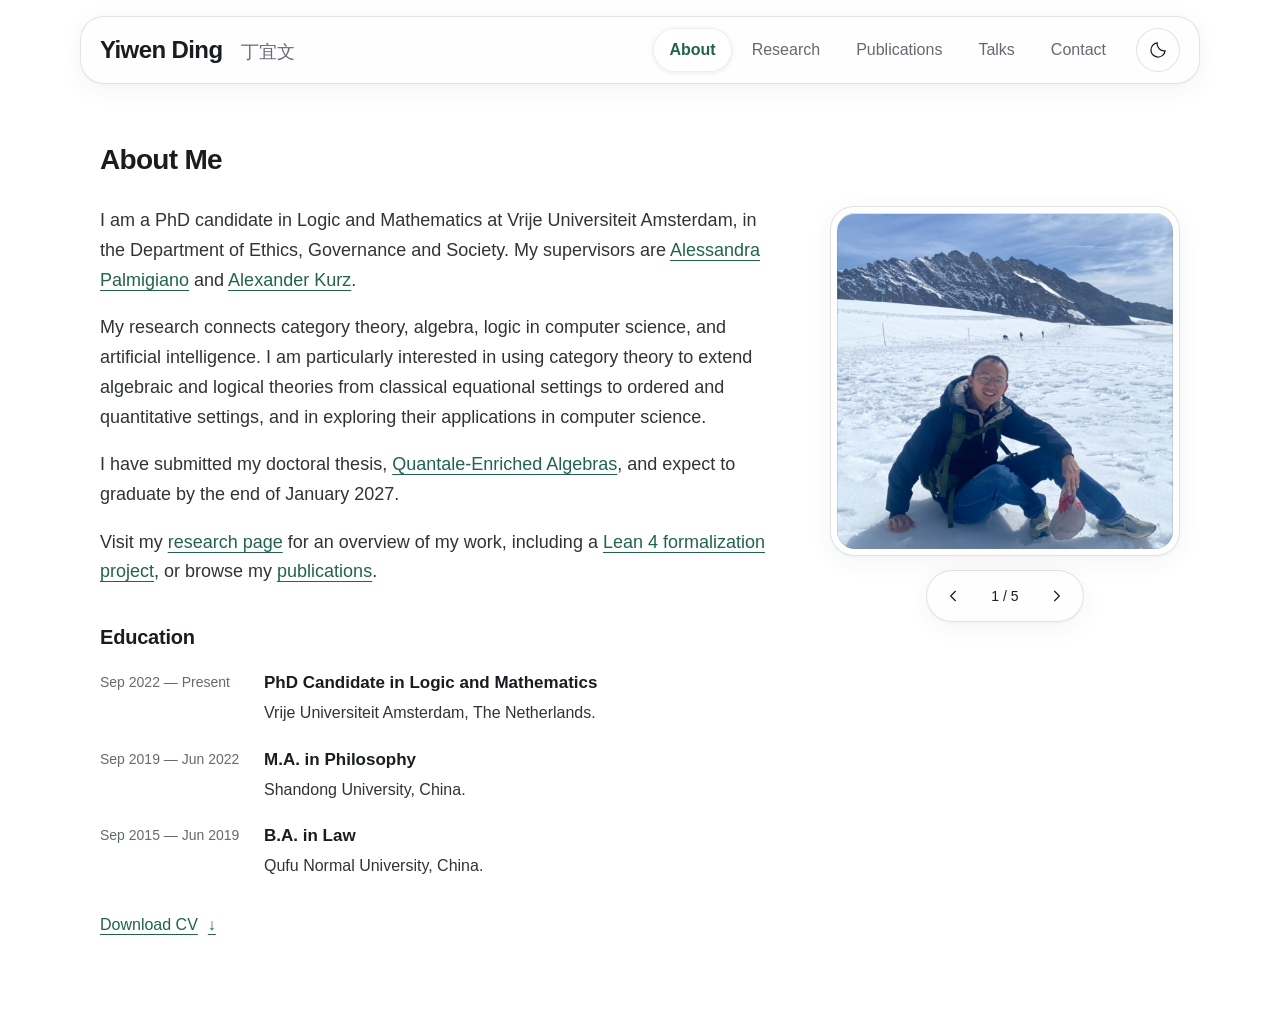
<file: index.html>
<!DOCTYPE html>
<html lang="en">
<head>
  <meta charset="UTF-8">
  <meta name="viewport" content="width=device-width, initial-scale=1.0">
  <meta name="description" content="Yiwen Ding, PhD candidate at Vrije Universiteit Amsterdam. Research in logic, category theory, and theoretical computer science.">
  <meta name="color-scheme" content="light dark">
  <title>Yiwen Ding | Personal Homepage</title>
  <link rel="stylesheet" href="style.css?v=20261103-content-1">
</head>
<body class="light" data-page="about">
  <a class="skip-link" href="#main-content">Skip to content</a>
  <header class="site-header">
    <div class="container header-content">
      <a class="site-name" href="index.html">Yiwen Ding <span lang="zh">丁宜文</span></a>
      <div class="nav-right">
        <nav aria-label="Main navigation">
          <a href="index.html" aria-current="page">About</a>
          <a href="research.html">Research</a>
          <a href="publications.html">Publications</a>
          <a href="talks.html">Talks</a>
          <a href="contact.html">Contact</a>
        </nav>
        <button id="theme-toggle" type="button" aria-label="Switch to dark theme" title="Switch to dark theme" hidden>
          <svg class="icon-moon" viewBox="0 0 24 24" width="20" height="20" fill="none" stroke="currentColor" stroke-width="1.5" aria-hidden="true"><path d="M20.5 13A8.5 8.5 0 0 1 11 3.5 8.5 8.5 0 1 0 20.5 13Z"/></svg>
          <svg class="icon-sun" viewBox="0 0 24 24" width="20" height="20" fill="none" stroke="currentColor" stroke-width="1.5" aria-hidden="true"><circle cx="12" cy="12" r="4"/><path d="M12 2v2m0 16v2M2 12h2m16 0h2M5 5l1.5 1.5m11 11L19 19M5 19l1.5-1.5m11-11L19 5"/></svg>
        </button>
      </div>
    </div>
  </header>
  <main id="main-content" tabindex="-1">
  <section id="about" class="section">
    <div class="container about-grid">
      <div>
        <h1>About Me</h1>
        <p>
          I am a PhD candidate in Logic and Mathematics at Vrije Universiteit Amsterdam, in the Department of Ethics, Governance and Society. My supervisors are <a href="https://research.vu.nl/en/persons/alessandra-palmigiano" target="_blank" rel="noopener noreferrer">Alessandra Palmigiano</a> and <a href="https://alexhkurz.github.io/" target="_blank" rel="noopener noreferrer">Alexander Kurz</a>.
        </p>
        <p>My research connects category theory, algebra, logic in computer science, and artificial intelligence. I am particularly interested in using category theory to extend algebraic and logical theories from classical equational settings to ordered and quantitative settings, and in exploring their applications in computer science.</p>
        <p>I have submitted my doctoral thesis, <a href="research.html#quantale-enriched-algebras">Quantale-Enriched Algebras</a>, and expect to graduate by the end of January 2027.</p>
        <p>Visit my <a href="research.html">research page</a> for an overview of my work, including a <a href="research.html#lean-formalization">Lean 4 formalization project</a>, or browse my <a href="publications.html">publications</a>.</p>
        <h2>Education</h2>
        <ul class="list education-list">
          <li>
            <span class="education-date">Sep 2022 — Present</span>
            <div>
              <strong>PhD Candidate in Logic and Mathematics</strong>
              <span>Vrije Universiteit Amsterdam, The Netherlands.</span>
            </div>
          </li>
          <li>
            <span class="education-date">Sep 2019 — Jun 2022</span>
            <div>
              <strong>M.A. in Philosophy</strong>
              <span>Shandong University, China.</span>
            </div>
          </li>
          <li>
            <span class="education-date">Sep 2015 — Jun 2019</span>
            <div>
              <strong>B.A. in Law</strong>
              <span>Qufu Normal University, China.</span>
            </div>
          </li>
        </ul>
        <a class="cv-btn" href="Yiwen_Ding_CV.pdf" download>Download CV</a>
      </div>

      <figure class="photo-gallery" aria-label="Photos of Yiwen Ding">
        <div class="photo-stage">
        <div class="photo-frame" id="profile-slide">
          <img class="profile-img" src="images/profile.jpg" alt="Yiwen Ding in a snowy mountain landscape" width="510" height="537" decoding="async">
        </div>
        <div class="photo-controls" hidden>
          <button class="photo-arrow" type="button" data-photo-prev aria-label="Previous photo" aria-controls="profile-slide">
            <svg viewBox="0 0 24 24" width="20" height="20" fill="none" stroke="currentColor" stroke-width="1.5" aria-hidden="true"><path d="m14 6-6 6 6 6"/></svg>
          </button>
          <span class="photo-count" aria-live="polite" aria-atomic="true"></span>
          <button class="photo-arrow" type="button" data-photo-next aria-label="Next photo" aria-controls="profile-slide">
            <svg viewBox="0 0 24 24" width="20" height="20" fill="none" stroke="currentColor" stroke-width="1.5" aria-hidden="true"><path d="m10 6 6 6-6 6"/></svg>
          </button>
        </div>
        </div>
        <figcaption class="photo-caption" hidden></figcaption>
      </figure>
    </div>
  </section>
  </main>
  <script src="photos.js?v=20261102-glass-1"></script>
  <script src="script.js?v=20261103-glass-2"></script>
</body>
</html>
</file>
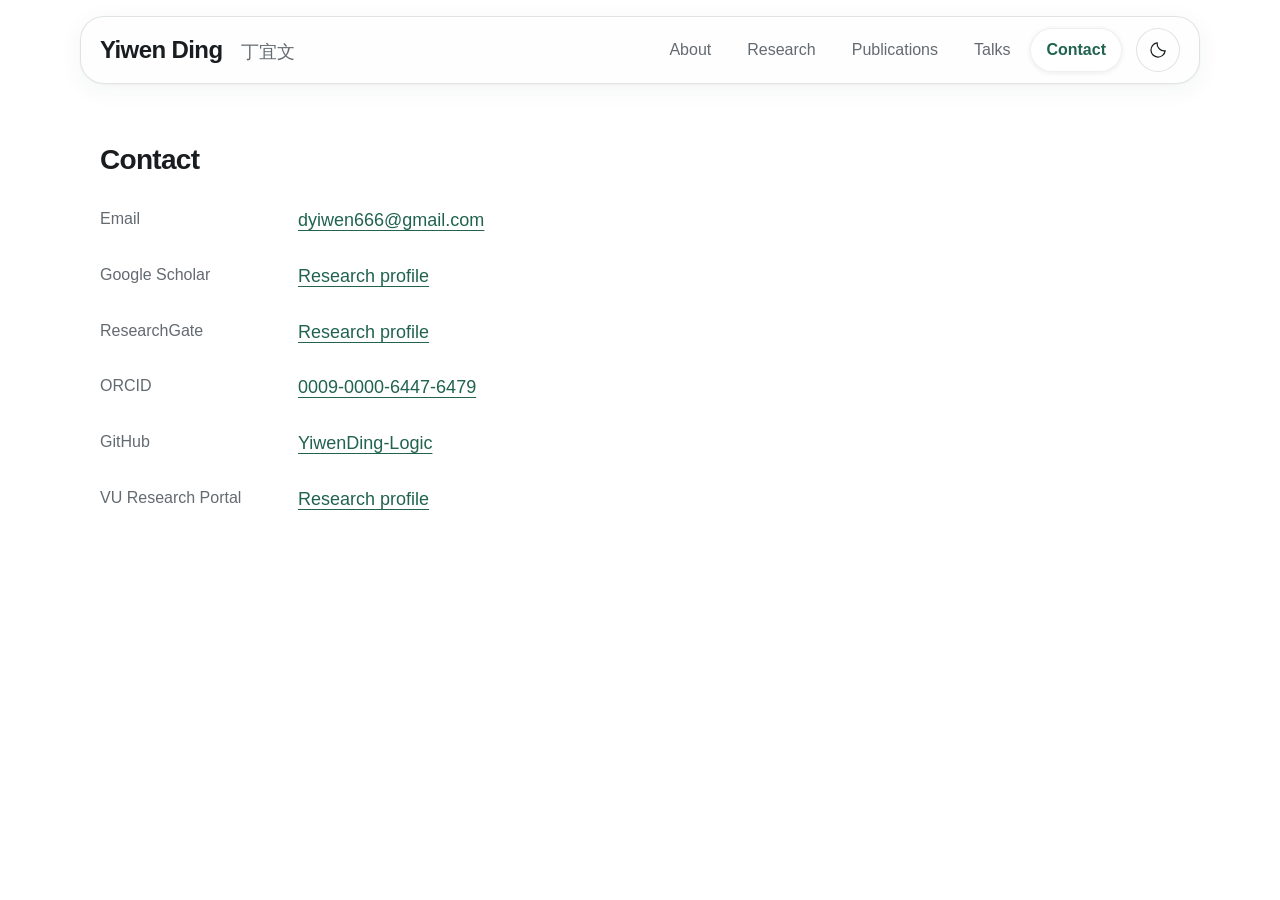
<file: contact.html>
<!DOCTYPE html>
<html lang="en">
<head>
  <meta charset="UTF-8">
  <meta name="viewport" content="width=device-width, initial-scale=1.0">
  <meta name="description" content="Contact Yiwen Ding and find academic research profiles.">
  <meta name="color-scheme" content="light dark">
  <title>Contact | Yiwen Ding</title>
  <link rel="stylesheet" href="style.css?v=20261103-content-1">
</head>
<body class="light" data-page="contact">
  <a class="skip-link" href="#main-content">Skip to content</a>
  <header class="site-header">
    <div class="container header-content">
      <a class="site-name" href="index.html">Yiwen Ding <span lang="zh">丁宜文</span></a>
      <div class="nav-right">
        <nav aria-label="Main navigation">
          <a href="index.html">About</a>
          <a href="research.html">Research</a>
          <a href="publications.html">Publications</a>
          <a href="talks.html">Talks</a>
          <a href="contact.html" aria-current="page">Contact</a>
        </nav>
        <button id="theme-toggle" type="button" aria-label="Switch to dark theme" title="Switch to dark theme" hidden>
          <svg class="icon-moon" viewBox="0 0 24 24" width="20" height="20" fill="none" stroke="currentColor" stroke-width="1.5" aria-hidden="true"><path d="M20.5 13A8.5 8.5 0 0 1 11 3.5 8.5 8.5 0 1 0 20.5 13Z"/></svg>
          <svg class="icon-sun" viewBox="0 0 24 24" width="20" height="20" fill="none" stroke="currentColor" stroke-width="1.5" aria-hidden="true"><circle cx="12" cy="12" r="4"/><path d="M12 2v2m0 16v2M2 12h2m16 0h2M5 5l1.5 1.5m11 11L19 19M5 19l1.5-1.5m11-11L19 5"/></svg>
        </button>
      </div>
    </div>
  </header>
  <main id="main-content" tabindex="-1">
  <section id="contact" class="section">
    <div class="container">
      <h1>Contact</h1>
      <dl class="contact-list">
      <div class="contact-row"><dt>Email</dt><dd><a href="mailto:dyiwen666@gmail.com">dyiwen666@gmail.com</a></dd></div>
      <div class="contact-row"><dt>Google Scholar</dt><dd><a href="https://scholar.google.com/citations?user=UDOWR0MAAAAJ&amp;hl=en">Research profile</a></dd></div>
      <div class="contact-row"><dt>ResearchGate</dt><dd><a href="https://www.researchgate.net/profile/Yiwen-Ding-14" target="_blank" rel="noopener noreferrer">Research profile</a></dd></div>
      <div class="contact-row"><dt>ORCID</dt><dd><a href="https://orcid.org/0009-0000-6447-6479" target="_blank" rel="noopener noreferrer">0009-0000-6447-6479</a></dd></div>
      <div class="contact-row"><dt>GitHub</dt><dd><a href="https://github.com/YiwenDing-Logic" target="_blank" rel="noopener noreferrer">YiwenDing-Logic</a></dd></div>
      <div class="contact-row"><dt>VU Research Portal</dt><dd><a href="https://research.vu.nl/en/persons/yiwen-ding/" target="_blank" rel="noopener noreferrer">Research profile</a></dd></div>
      </dl>
    </div>
  </section>
  </main>
  <script src="script.js?v=20261103-glass-2"></script>
</body>
</html>
</file>
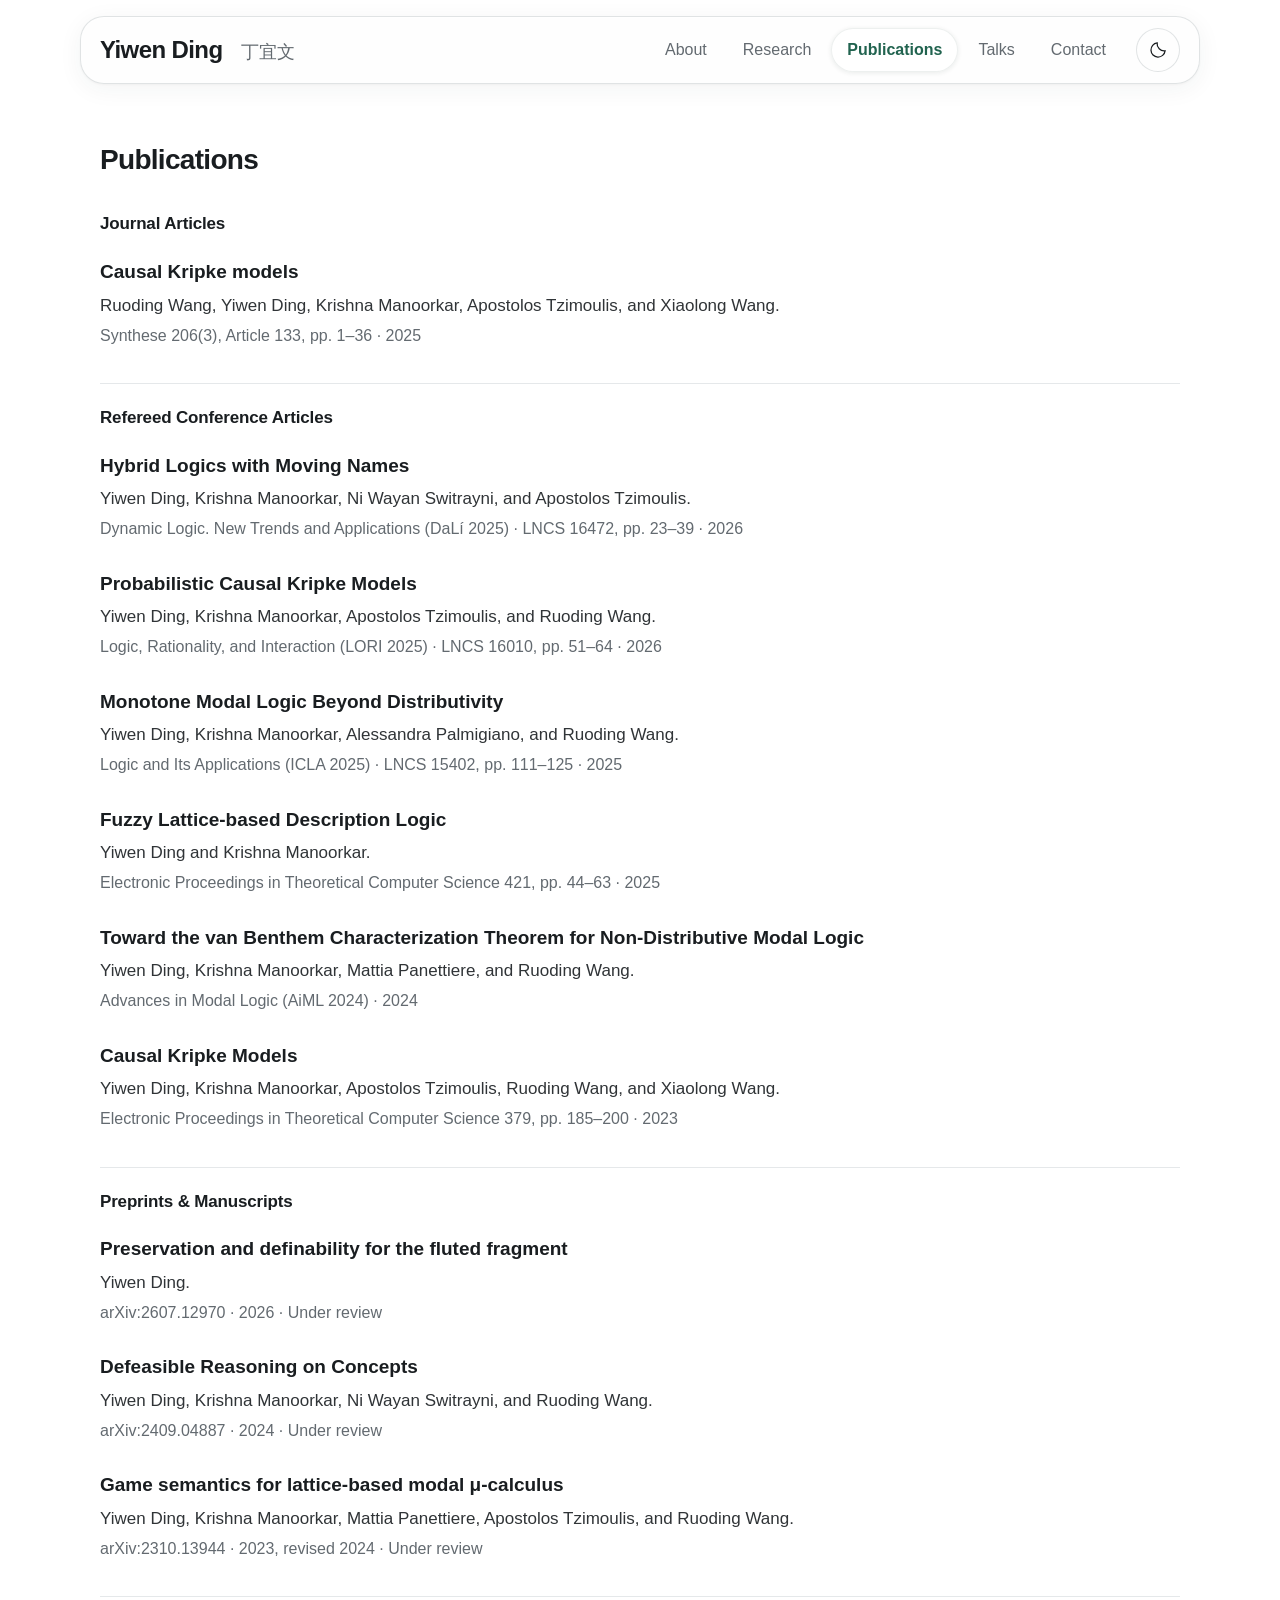
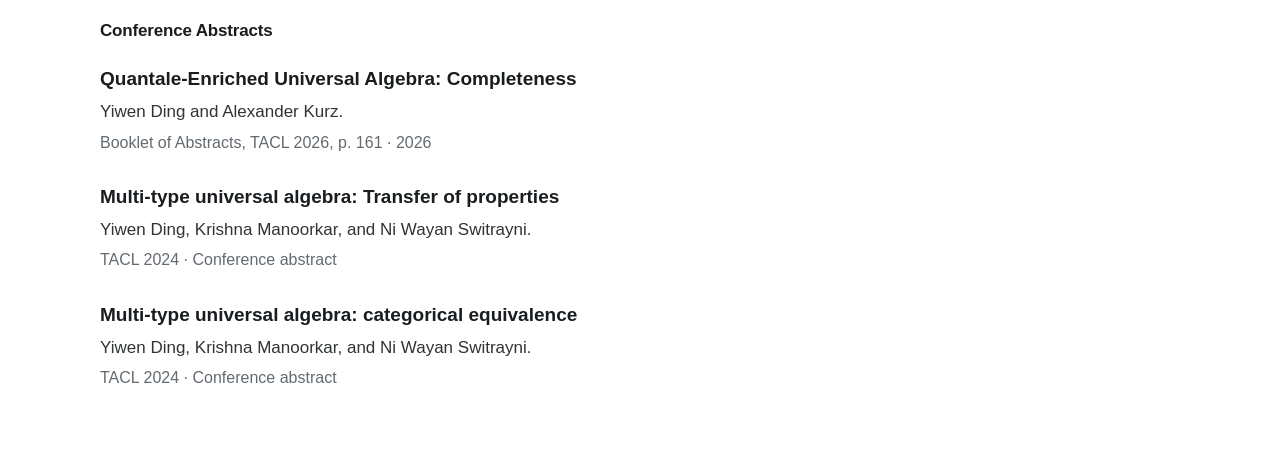
<file: publications.html>
<!DOCTYPE html>
<html lang="en">
<head>
  <meta charset="UTF-8">
  <meta name="viewport" content="width=device-width, initial-scale=1.0">
  <meta name="description" content="Publications, preprints, and conference abstracts by Yiwen Ding.">
  <meta name="color-scheme" content="light dark">
  <title>Publications | Yiwen Ding</title>
  <link rel="stylesheet" href="style.css?v=20261103-content-1">
</head>
<body class="light" data-page="publications">
  <a class="skip-link" href="#main-content">Skip to content</a>
  <header class="site-header">
    <div class="container header-content">
      <a class="site-name" href="index.html">Yiwen Ding <span lang="zh">丁宜文</span></a>
      <div class="nav-right">
        <nav aria-label="Main navigation">
          <a href="index.html">About</a>
          <a href="research.html">Research</a>
          <a href="publications.html" aria-current="page">Publications</a>
          <a href="talks.html">Talks</a>
          <a href="contact.html">Contact</a>
        </nav>
        <button id="theme-toggle" type="button" aria-label="Switch to dark theme" title="Switch to dark theme" hidden>
          <svg class="icon-moon" viewBox="0 0 24 24" width="20" height="20" fill="none" stroke="currentColor" stroke-width="1.5" aria-hidden="true"><path d="M20.5 13A8.5 8.5 0 0 1 11 3.5 8.5 8.5 0 1 0 20.5 13Z"/></svg>
          <svg class="icon-sun" viewBox="0 0 24 24" width="20" height="20" fill="none" stroke="currentColor" stroke-width="1.5" aria-hidden="true"><circle cx="12" cy="12" r="4"/><path d="M12 2v2m0 16v2M2 12h2m16 0h2M5 5l1.5 1.5m11 11L19 19M5 19l1.5-1.5m11-11L19 5"/></svg>
        </button>
      </div>
    </div>
  </header>
  <main id="main-content" tabindex="-1">
  <section id="publications" class="section">
    <div class="container">
      <h1>Publications</h1>
      <h2>Journal Articles</h2>
      <ul class="list">
        <li>
          <strong><a target="_blank" rel="noopener noreferrer" href="https://doi.org/10.1007/s11229-025-05223-z">Causal Kripke models</a></strong>
          <p class="publication-authors">Ruoding Wang, Yiwen Ding, Krishna Manoorkar, Apostolos Tzimoulis, and Xiaolong Wang.</p>
          <p class="publication-venue"><em>Synthese 206(3), Article 133, pp. 1–36 · 2025</em></p>
        </li>
      </ul>

      <h2>Refereed Conference Articles</h2>
      <ul id="publication-list" class="list">
        <li>
          <strong><a target="_blank" rel="noopener noreferrer" href="https://doi.org/10.1007/978-3-032-22626-6_2">Hybrid Logics with Moving Names</a></strong>
          <p class="publication-authors">Yiwen Ding, Krishna Manoorkar, Ni Wayan Switrayni, and Apostolos Tzimoulis.</p>
          <p class="publication-venue"><em>Dynamic Logic. New Trends and Applications (DaLí 2025) · LNCS 16472, pp. 23–39 · 2026</em></p>
        </li>
        <li>
          <strong><a target="_blank" rel="noopener noreferrer" href="https://doi.org/10.1007/978-981-95-2481-5_4">Probabilistic Causal Kripke Models</a></strong>
          <p class="publication-authors">Yiwen Ding, Krishna Manoorkar, Apostolos Tzimoulis, and Ruoding Wang.</p>
          <p class="publication-venue"><em>Logic, Rationality, and Interaction (LORI 2025) · LNCS 16010, pp. 51–64 · 2026</em></p>
        </li>
        <li>
          <strong><a target="_blank" rel="noopener noreferrer" href="https://doi.org/10.1007/978-3-031-89610-1_8">Monotone Modal Logic Beyond Distributivity</a></strong>
          <p class="publication-authors">Yiwen Ding, Krishna Manoorkar, Alessandra Palmigiano, and Ruoding Wang.</p>
          <p class="publication-venue"><em>Logic and Its Applications (ICLA 2025) · LNCS 15402, pp. 111–125 · 2025</em></p>
        </li>
        <li>
          <strong><a target="_blank" rel="noopener noreferrer" href="https://doi.org/10.4204/EPTCS.421.3">Fuzzy Lattice-based Description Logic</a></strong>
          <p class="publication-authors">Yiwen Ding and Krishna Manoorkar.</p>
          <p class="publication-venue"><em>Electronic Proceedings in Theoretical Computer Science 421, pp. 44–63 · 2025</em></p>
        </li>
        <li>
          <strong><a target="_blank" rel="noopener noreferrer" href="https://arxiv.org/abs/2404.05574">Toward the van Benthem Characterization Theorem for Non-Distributive Modal Logic</a></strong>
          <p class="publication-authors">Yiwen Ding, Krishna Manoorkar, Mattia Panettiere, and Ruoding Wang.</p>
          <p class="publication-venue"><em>Advances in Modal Logic (AiML 2024) · 2024</em></p>
        </li>
        <li>
          <strong><a target="_blank" rel="noopener noreferrer" href="https://doi.org/10.4204/EPTCS.379.16">Causal Kripke Models</a></strong>
          <p class="publication-authors">Yiwen Ding, Krishna Manoorkar, Apostolos Tzimoulis, Ruoding Wang, and Xiaolong Wang.</p>
          <p class="publication-venue"><em>Electronic Proceedings in Theoretical Computer Science 379, pp. 185–200 · 2023</em></p>
        </li>
      </ul>

      <h2>Preprints &amp; Manuscripts</h2>
      <ul class="list">
        <li>
          <strong><a target="_blank" rel="noopener noreferrer" href="https://arxiv.org/abs/2607.12970">Preservation and definability for the fluted fragment</a></strong>
          <p class="publication-authors">Yiwen Ding.</p>
          <p class="publication-venue"><em>arXiv:2607.12970 · 2026 · Under review</em></p>
        </li>
        <li>
          <strong><a target="_blank" rel="noopener noreferrer" href="https://arxiv.org/abs/2409.04887">Defeasible Reasoning on Concepts</a></strong>
          <p class="publication-authors">Yiwen Ding, Krishna Manoorkar, Ni Wayan Switrayni, and Ruoding Wang.</p>
          <p class="publication-venue"><em>arXiv:2409.04887 · 2024 · Under review</em></p>
        </li>
        <li>
          <strong><a target="_blank" rel="noopener noreferrer" href="https://arxiv.org/abs/2310.13944">Game semantics for lattice-based modal μ-calculus</a></strong>
          <p class="publication-authors">Yiwen Ding, Krishna Manoorkar, Mattia Panettiere, Apostolos Tzimoulis, and Ruoding Wang.</p>
          <p class="publication-venue"><em>arXiv:2310.13944 · 2023, revised 2024 · Under review</em></p>
        </li>
      </ul>

      <h2>Conference Abstracts</h2>
      <ul class="list">
        <li>
          <strong><a target="_blank" rel="noopener noreferrer" href="https://iris.unipa.it/retrieve/c1d30036-c6f7-4315-8974-d4cc712c6552/TACL%202026%20-%20Booklet%20of%20Abstracts.pdf#page=176">Quantale-Enriched Universal Algebra: Completeness</a></strong>
          <p class="publication-authors">Yiwen Ding and Alexander Kurz.</p>
          <p class="publication-venue"><em>Booklet of Abstracts, TACL 2026, p. 161 · 2026</em></p>
        </li>
        <li>
          <strong><a target="_blank" rel="noopener noreferrer" href="https://iiia.csic.es/tacl2024/abstracts/conference/contributed/TACL_2024_paper_72.pdf">Multi-type universal algebra: Transfer of properties</a></strong>
          <p class="publication-authors">Yiwen Ding, Krishna Manoorkar, and Ni Wayan Switrayni.</p>
          <p class="publication-venue"><em>TACL 2024 · Conference abstract</em></p>
        </li>
        <li>
          <strong><a target="_blank" rel="noopener noreferrer" href="https://iiia.csic.es/tacl2024/abstracts/conference/contributed/TACL_2024_paper_75.pdf">Multi-type universal algebra: categorical equivalence</a></strong>
          <p class="publication-authors">Yiwen Ding, Krishna Manoorkar, and Ni Wayan Switrayni.</p>
          <p class="publication-venue"><em>TACL 2024 · Conference abstract</em></p>
        </li>
      </ul>
    </div>
  </section>
  </main>
  <script src="script.js?v=20261103-glass-2"></script>
</body>
</html>
</file>
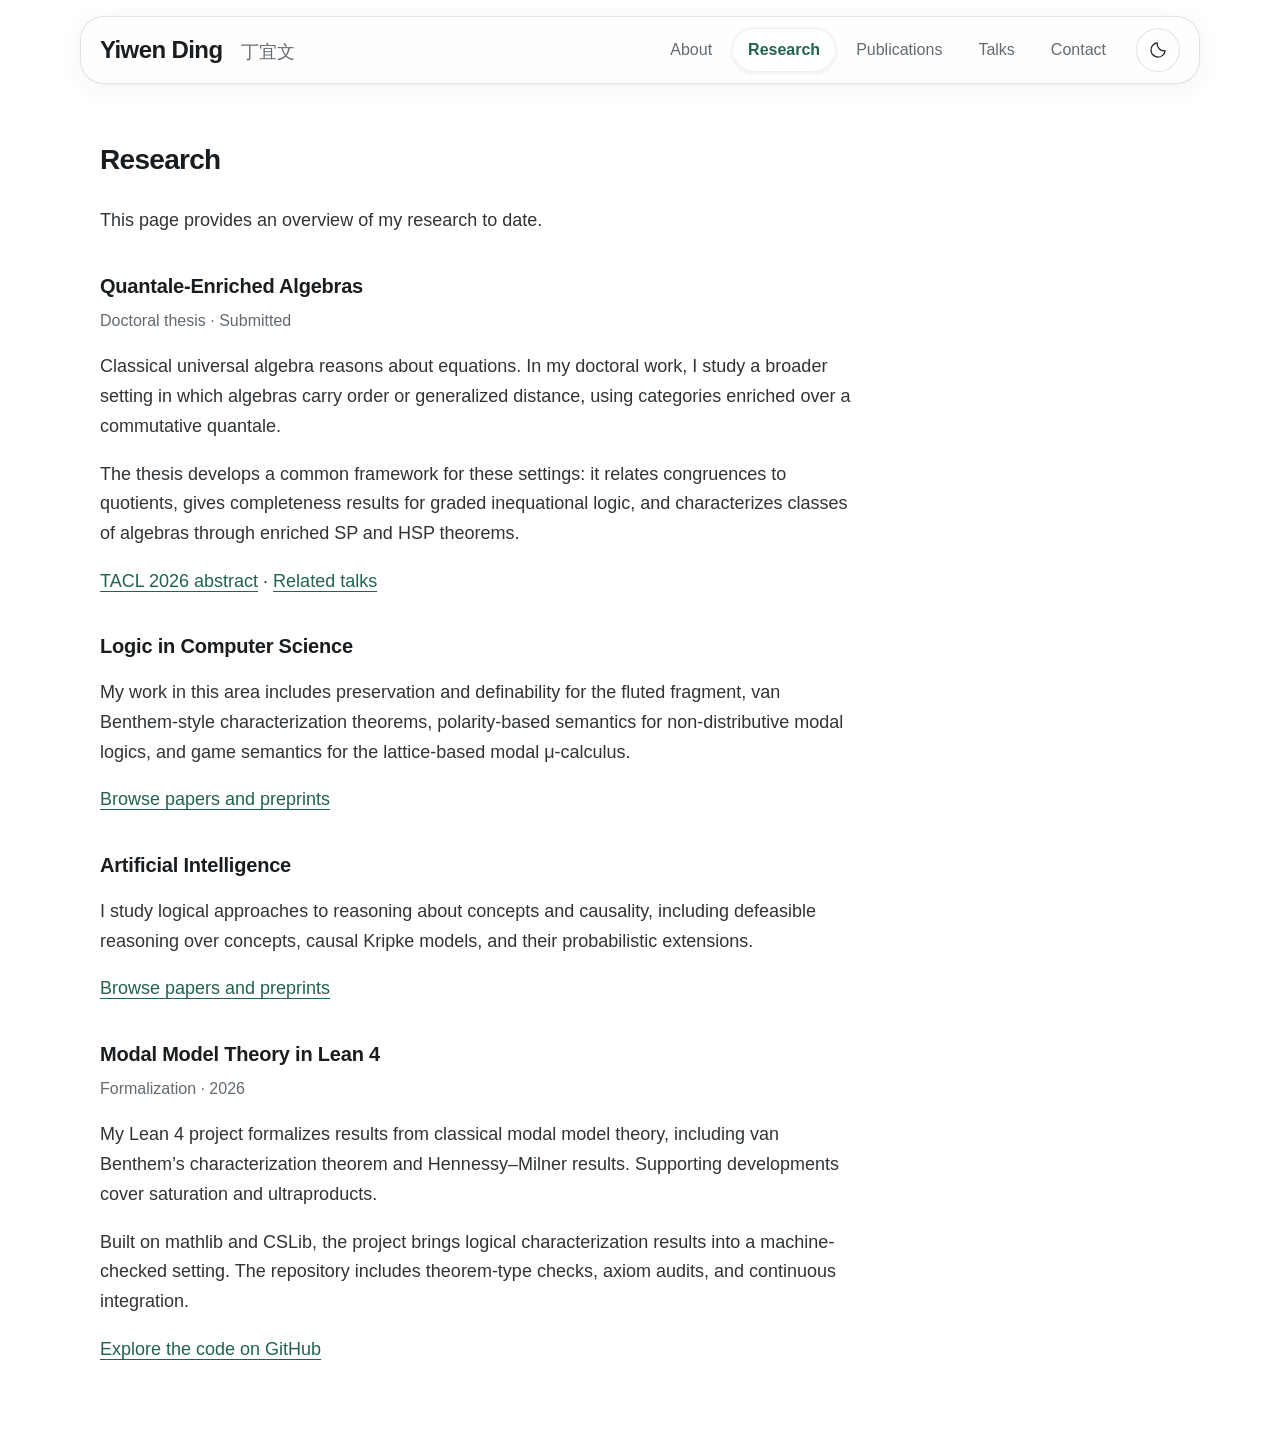
<file: research.html>
<!DOCTYPE html>
<html lang="en">
<head>
  <meta charset="UTF-8">
  <meta name="viewport" content="width=device-width, initial-scale=1.0">
  <meta name="description" content="Research by Yiwen Ding: quantale-enriched algebra, logic, and formalization of modal model theory in Lean 4.">
  <meta name="color-scheme" content="light dark">
  <title>Research | Yiwen Ding</title>
  <link rel="stylesheet" href="style.css?v=20261103-content-1">
</head>
<body class="light" data-page="research">
  <a class="skip-link" href="#main-content">Skip to content</a>
  <header class="site-header">
    <div class="container header-content">
      <a class="site-name" href="index.html">Yiwen Ding <span lang="zh">丁宜文</span></a>
      <div class="nav-right">
        <nav aria-label="Main navigation">
          <a href="index.html">About</a>
          <a href="research.html" aria-current="page">Research</a>
          <a href="publications.html">Publications</a>
          <a href="talks.html">Talks</a>
          <a href="contact.html">Contact</a>
        </nav>
        <button id="theme-toggle" type="button" aria-label="Switch to dark theme" title="Switch to dark theme" hidden>
          <svg class="icon-moon" viewBox="0 0 24 24" width="20" height="20" fill="none" stroke="currentColor" stroke-width="1.5" aria-hidden="true"><path d="M20.5 13A8.5 8.5 0 0 1 11 3.5 8.5 8.5 0 1 0 20.5 13Z"/></svg>
          <svg class="icon-sun" viewBox="0 0 24 24" width="20" height="20" fill="none" stroke="currentColor" stroke-width="1.5" aria-hidden="true"><circle cx="12" cy="12" r="4"/><path d="M12 2v2m0 16v2M2 12h2m16 0h2M5 5l1.5 1.5m11 11L19 19M5 19l1.5-1.5m11-11L19 5"/></svg>
        </button>
      </div>
    </div>
  </header>
  <main id="main-content" tabindex="-1">
  <section id="research" class="section">
    <div class="container">
      <h1>Research</h1>
      <div class="research-content">
        <p>This page provides an overview of my research to date.</p>

        <section aria-labelledby="quantale-enriched-algebras">
          <h2 id="quantale-enriched-algebras">Quantale-Enriched Algebras</h2>
          <p class="research-note">Doctoral thesis · Submitted</p>
          <p>Classical universal algebra reasons about equations. In my doctoral work, I study a broader setting in which algebras carry order or generalized distance, using categories enriched over a commutative quantale.</p>
          <p>The thesis develops a common framework for these settings: it relates congruences to quotients, gives completeness results for graded inequational logic, and characterizes classes of algebras through enriched SP and HSP theorems.</p>
          <p><a href="https://iris.unipa.it/retrieve/c1d30036-c6f7-4315-8974-d4cc712c6552/TACL%202026%20-%20Booklet%20of%20Abstracts.pdf#page=176" target="_blank" rel="noopener noreferrer">TACL 2026 abstract</a> · <a href="talks.html#talks-2026">Related talks</a></p>
        </section>

        <section aria-labelledby="logic-in-computer-science">
          <h2 id="logic-in-computer-science">Logic in Computer Science</h2>
          <p>My work in this area includes preservation and definability for the fluted fragment, van Benthem-style characterization theorems, polarity-based semantics for non-distributive modal logics, and game semantics for the lattice-based modal μ-calculus.</p>
          <p><a href="publications.html">Browse papers and preprints</a></p>
        </section>

        <section aria-labelledby="artificial-intelligence">
          <h2 id="artificial-intelligence">Artificial Intelligence</h2>
          <p>I study logical approaches to reasoning about concepts and causality, including defeasible reasoning over concepts, causal Kripke models, and their probabilistic extensions.</p>
          <p><a href="publications.html">Browse papers and preprints</a></p>
        </section>

        <section aria-labelledby="lean-formalization">
          <h2 id="lean-formalization">Modal Model Theory in Lean 4</h2>
          <p class="research-note">Formalization · 2026</p>
          <p>My Lean 4 project formalizes results from classical modal model theory, including van Benthem’s characterization theorem and Hennessy–Milner results. Supporting developments cover saturation and ultraproducts.</p>
          <p>Built on mathlib and CSLib, the project brings logical characterization results into a machine-checked setting. The repository includes theorem-type checks, axiom audits, and continuous integration.</p>
          <p><a href="https://github.com/YiwenDing-Logic/modal-characterization-in-lean4" target="_blank" rel="noopener noreferrer">Explore the code on GitHub</a></p>
        </section>

      </div>
    </div>
  </section>
  </main>
  <script src="script.js?v=20261103-glass-2"></script>
</body>
</html>
</file>
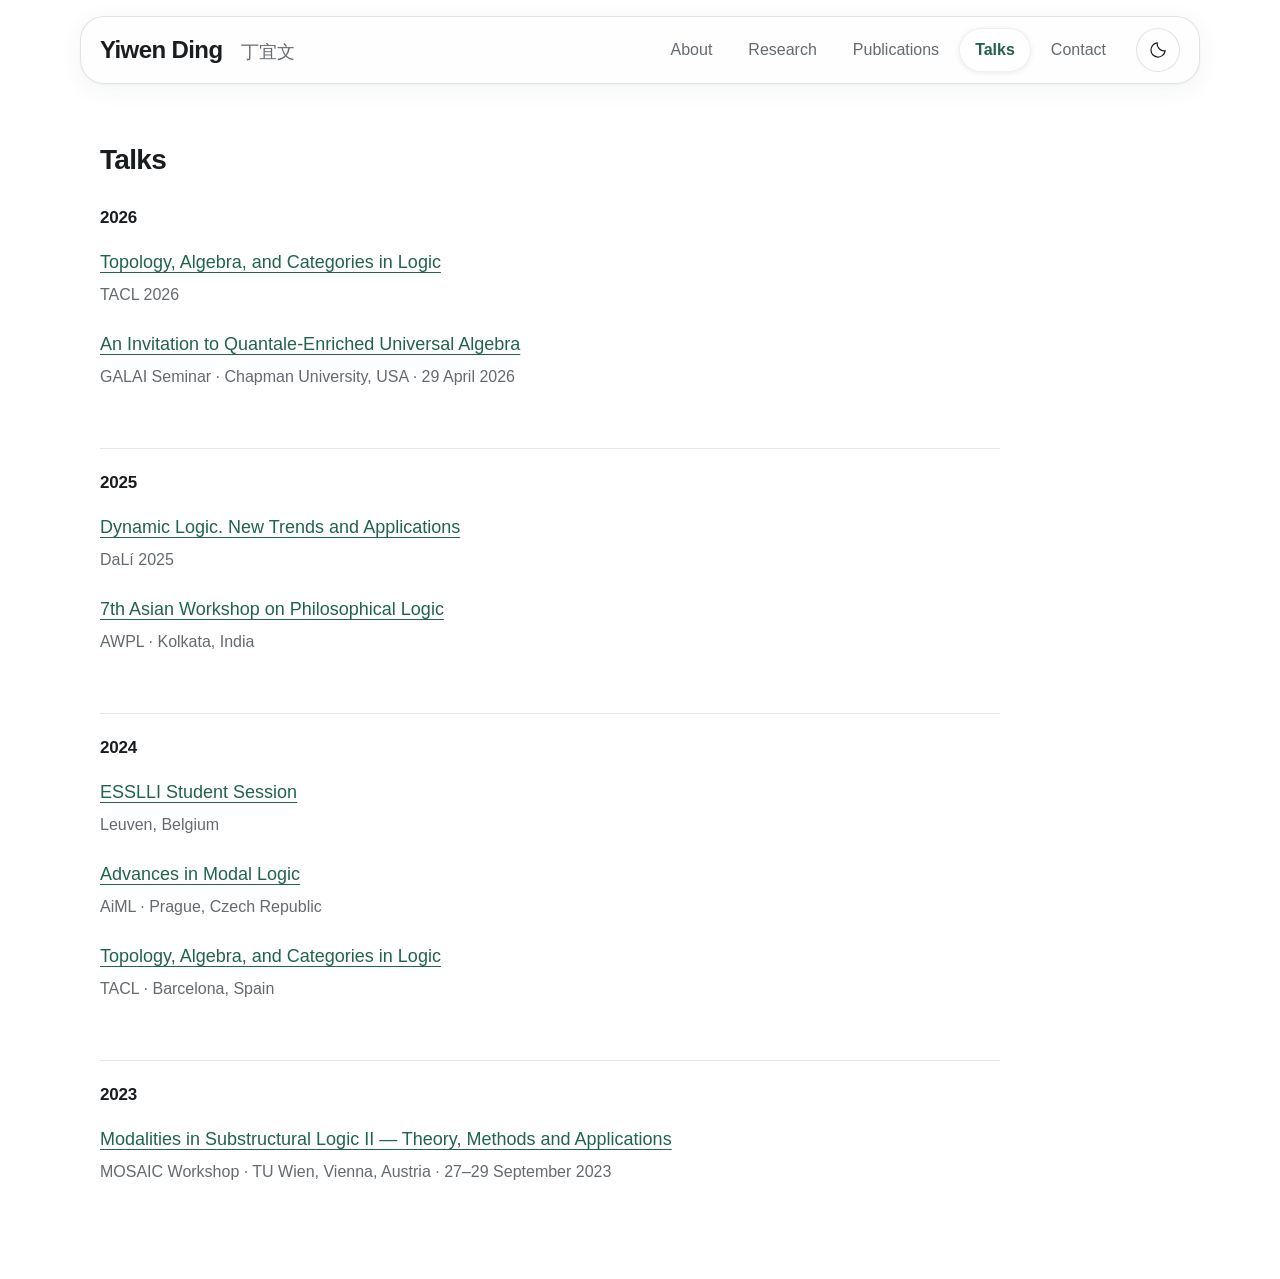
<file: talks.html>
<!DOCTYPE html>
<html lang="en">
<head>
  <meta charset="UTF-8">
  <meta name="viewport" content="width=device-width, initial-scale=1.0">
  <meta name="description" content="Talks and conference presentations by Yiwen Ding.">
  <meta name="color-scheme" content="light dark">
  <title>Talks | Yiwen Ding</title>
  <link rel="stylesheet" href="style.css?v=20261103-content-1">
</head>
<body class="light" data-page="talks">
  <a class="skip-link" href="#main-content">Skip to content</a>
  <header class="site-header">
    <div class="container header-content">
      <a class="site-name" href="index.html">Yiwen Ding <span lang="zh">丁宜文</span></a>
      <div class="nav-right">
        <nav aria-label="Main navigation">
          <a href="index.html">About</a>
          <a href="research.html">Research</a>
          <a href="publications.html">Publications</a>
          <a href="talks.html" aria-current="page">Talks</a>
          <a href="contact.html">Contact</a>
        </nav>
        <button id="theme-toggle" type="button" aria-label="Switch to dark theme" title="Switch to dark theme" hidden>
          <svg class="icon-moon" viewBox="0 0 24 24" width="20" height="20" fill="none" stroke="currentColor" stroke-width="1.5" aria-hidden="true"><path d="M20.5 13A8.5 8.5 0 0 1 11 3.5 8.5 8.5 0 1 0 20.5 13Z"/></svg>
          <svg class="icon-sun" viewBox="0 0 24 24" width="20" height="20" fill="none" stroke="currentColor" stroke-width="1.5" aria-hidden="true"><circle cx="12" cy="12" r="4"/><path d="M12 2v2m0 16v2M2 12h2m16 0h2M5 5l1.5 1.5m11 11L19 19M5 19l1.5-1.5m11-11L19 5"/></svg>
        </button>
      </div>
    </div>
  </header>
  <main id="main-content" tabindex="-1">
  <section id="talks" class="section">
    <div class="container">
      <h1>Talks</h1>
      <div id="talk-list">
        <h2 id="talks-2026">2026</h2>
        <ul class="list">
          <li>
            <a href="https://iphils.uj.edu.pl/tacl/" target="_blank" rel="noopener noreferrer">Topology, Algebra, and Categories in Logic</a>
            <p class="talk-detail">TACL 2026</p>
          </li>
          <li>
            <a href="https://sites.google.com/chapman.edu/galai/previous-semesters/spring-2026" target="_blank" rel="noopener noreferrer">An Invitation to Quantale-Enriched Universal Algebra</a>
            <p class="talk-detail">GALAI Seminar · Chapman University, USA · 29 April 2026</p>
          </li>
        </ul>
        <h2>2025</h2>
        <ul class="list">
          <li>
            <a href="https://zxxy.snnu.edu.cn/info/1108/15205.htm" target="_blank" rel="noopener noreferrer">Dynamic Logic. New Trends and Applications</a>
            <p class="talk-detail">DaLí 2025</p>
          </li>
          <li>
            <a href="https://sites.google.com/view/awpl2025/" target="_blank" rel="noopener noreferrer">7th Asian Workshop on Philosophical Logic</a>
            <p class="talk-detail">AWPL · Kolkata, India</p>
          </li>
        </ul>
        <h2>2024</h2>
        <ul class="list">
          <li>
            <a href="https://2024.esslli.eu/placeholder-programme/student-session.html" target="_blank" rel="noopener noreferrer">ESSLLI Student Session</a>
            <p class="talk-detail">Leuven, Belgium</p>
          </li>
          <li>
            <a href="https://www.cs.cas.cz/aiml2024/" target="_blank" rel="noopener noreferrer">Advances in Modal Logic</a>
            <p class="talk-detail">AiML · Prague, Czech Republic</p>
          </li>
          <li>
            <a href="https://www.iiia.csic.es/tacl2024/index.html" target="_blank" rel="noopener noreferrer">Topology, Algebra, and Categories in Logic</a>
            <p class="talk-detail">TACL · Barcelona, Spain</p>
          </li>
        </ul>
        <h2>2023</h2>
        <ul class="list">
          <li>
            <a href="https://sites.google.com/view/mosaic2023/" target="_blank" rel="noopener noreferrer">Modalities in Substructural Logic II — Theory, Methods and Applications</a>
            <p class="talk-detail">MOSAIC Workshop · TU Wien, Vienna, Austria · 27–29 September 2023</p>
          </li>
        </ul>
      </div>
    </div>
  </section>
  </main>
  <script src="script.js?v=20261103-glass-2"></script>
</body>
</html>
</file>
<file: style.css>
/* Shared academic layout; glass is reserved for navigation and controls. */
body.light {
  color-scheme: light;
  --bg: #ffffff;
  --text: #303437;
  --title: #191d20;
  --muted: #636a70;
  --link: #21634f;
  --link-hover: #134b3a;
  --border: #e5e8ea;
  --surface: #f3f5f5;
  --glass-solid: #f5f7f7;
  --glass-fill: rgba(248, 250, 250, .24);
  --glass-edge: rgba(117, 131, 138, .22);
  --glass-highlight: rgba(255, 255, 255, .95);
  --glass-shadow: 0 5px 24px rgba(33, 46, 52, .055), 0 1px 3px rgba(33, 46, 52, .04);
  --active: rgba(255, 255, 255, .5);
  --active-shadow: 0 1px 5px rgba(25, 43, 34, .09), inset 0 0 0 1px rgba(30, 66, 50, .08);
}

body.dark {
  color-scheme: dark;
  --bg: #171a1c;
  --text: #dce0e2;
  --title: #f1f3f4;
  --muted: #a9b0b5;
  --link: #9bd4bb;
  --link-hover: #c3ead8;
  --border: #343a3f;
  --surface: #272d31;
  --glass-solid: #272d31;
  --glass-fill: rgba(36, 42, 46, .3);
  --glass-edge: rgba(203, 216, 224, .16);
  --glass-highlight: rgba(255, 255, 255, .13);
  --glass-shadow: 0 5px 24px rgba(0, 0, 0, .18), 0 1px 3px rgba(0, 0, 0, .12);
  --active: rgba(255, 255, 255, .08);
  --active-shadow: 0 1px 4px rgba(0, 0, 0, .1), inset 0 0 0 1px rgba(255, 255, 255, .08);
}

* { box-sizing: border-box; }
[hidden] { display: none !important; }
html { scroll-padding-top: 124px; }
body {
  margin: 0;
  min-height: 100vh;
  min-height: 100svh;
  display: flex;
  flex-direction: column;
  font-family: -apple-system, BlinkMacSystemFont, "Helvetica Neue", Arial, "PingFang SC", sans-serif;
  font-size: 18px;
  line-height: 1.65;
  background: var(--bg);
  color: var(--text);
  -webkit-font-smoothing: antialiased;
}
main { flex: 1; }
a { color: var(--link); text-underline-offset: 4px; text-decoration-thickness: 1px; }
a:hover { color: var(--link-hover); }
button { font: inherit; }
button, a { -webkit-tap-highlight-color: transparent; }
:focus-visible { outline: 2px solid var(--link); outline-offset: 4px; }
.container { width: calc(100% - 80px); max-width: 1080px; margin-inline: auto; }
.skip-link {
  position: fixed;
  top: 8px;
  left: 16px;
  z-index: 30;
  padding: 8px 16px;
  background: var(--bg);
  transform: translateY(-160%);
}
.skip-link:focus { transform: none; }

/* A lightly tinted glass surface lets scrolling content show through. */
.site-header { position: sticky; top: 0; z-index: 20; padding: 28px 0; }
.header-content, .nav-right, nav { display: flex; align-items: center; }
.header-content { position: relative; isolation: isolate; min-height: 44px; justify-content: space-between; gap: 24px; }
.header-content::before {
  content: "";
  position: absolute;
  z-index: -1;
  inset: -12px -20px;
  border: 1px solid var(--glass-edge);
  border-radius: 24px;
  background: var(--glass-solid);
  box-shadow: inset 0 1px 0 var(--glass-highlight), var(--glass-shadow);
  pointer-events: none;
}
.site-name { color: var(--title); font-size: 24px; font-weight: 600; text-decoration: none; line-height: 1.4; letter-spacing: -.025em; }
.site-name:hover { color: var(--title); }
.site-name span { display: inline-block; margin-left: 12px; color: var(--muted); font-size: 18px; font-weight: 400; letter-spacing: 0; }
.nav-right { gap: 14px; }
nav { gap: 4px; }
nav a {
  display: inline-flex;
  align-items: center;
  justify-content: center;
  min-height: 44px;
  padding: 8px 16px;
  border-radius: 999px;
  color: var(--muted);
  font-size: 16px;
  font-weight: 500;
  text-decoration: none;
  transition: color .16s ease, background-color .16s ease, box-shadow .16s ease;
}
nav a:hover { color: var(--title); background: var(--active); }
nav a[aria-current="page"] { color: var(--link); background: var(--active); box-shadow: var(--active-shadow); font-weight: 600; }
#theme-toggle, .photo-arrow {
  display: inline-flex;
  align-items: center;
  justify-content: center;
  flex-shrink: 0;
  width: 44px;
  height: 44px;
  padding: 0;
  border: 0;
  border-radius: 50%;
  background: transparent;
  color: var(--title);
  cursor: pointer;
  transition: background-color .16s ease, transform .16s ease;
}
#theme-toggle { box-shadow: inset 0 0 0 1px var(--glass-edge), inset 0 1px 0 var(--glass-highlight); }
#theme-toggle:hover, .photo-arrow:hover { background: var(--active); }
#theme-toggle:active, .photo-arrow:active { transform: scale(.95); }
body.light .icon-sun, body.dark .icon-moon { display: none; }

/* Content stays on an opaque background for long-form reading. */
.section { padding: 42px 0 72px; }
h1 { margin: 0 0 28px; font-size: 28px; line-height: 1.3; font-weight: 600; letter-spacing: -.025em; color: var(--title); }
h2 { margin: 36px 0 18px; font-size: 20px; line-height: 1.4; font-weight: 600; letter-spacing: -.01em; color: var(--title); }
p { margin: 0 0 18px; }
.about-grid { display: grid; grid-template-columns: minmax(0, 1fr) 350px; gap: 60px; align-items: start; }
.research-interests { padding-left: 23px; margin: 0 0 30px; }
.research-interests li { padding-left: 4px; }
.research-interests li::marker { color: var(--muted); }
.research-content { max-width: 760px; }
.research-note, .talk-detail { font-size: 16px; color: var(--muted); }
.research-note { margin-top: -10px; }
.talk-detail { margin: 4px 0 0; }
#talk-list h2 { font-size: 17px; padding-top: 22px; border-top: 1px solid var(--border); }
#talk-list h2:first-child { margin-top: 0; padding-top: 0; border-top: 0; }

/* Fixed square frames keep mixed portrait/landscape photos from shifting the layout. */
.photo-gallery { margin: 64px 0 0; min-width: 0; }
.photo-stage { display: flex; flex-direction: column; align-items: center; gap: 14px; }
.photo-frame {
  position: relative;
  width: 100%;
  aspect-ratio: 1;
  overflow: hidden;
  border: 1px solid var(--glass-edge);
  border-radius: 24px;
  background: var(--glass-solid);
  box-shadow: inset 0 1px 0 var(--glass-highlight), var(--glass-shadow);
  touch-action: pan-y pinch-zoom;
}
.profile-img { position: absolute; inset: 6px; display: block; width: calc(100% - 12px); height: calc(100% - 12px); border-radius: 18px; object-fit: cover; }
.photo-frame::after {
  content: "";
  position: absolute;
  inset: 6px;
  border-radius: 18px;
  box-shadow: inset 0 0 0 1px var(--glass-edge), inset 0 1px 0 var(--glass-highlight);
  pointer-events: none;
}
.photo-caption { margin-top: 12px; text-align: center; font-size: 15px; color: var(--muted); }
.photo-controls {
  display: flex;
  align-items: center;
  justify-content: center;
  gap: 10px;
  max-width: calc(100% - 24px);
  padding: 3px 5px;
  border: 1px solid var(--glass-edge);
  border-radius: 999px;
  background: var(--glass-solid);
  box-shadow: inset 0 1px 0 var(--glass-highlight), var(--glass-shadow);
}
.photo-count { min-width: 5ch; text-align: center; font-size: 14px; line-height: 1.3; font-weight: 500; font-variant-numeric: tabular-nums; color: var(--title); }

.list { list-style: none; padding: 0; margin: 0; }
.list li { padding: 0 0 24px; }
.education-list li { display: grid; grid-template-columns: 146px minmax(0, 1fr); gap: 18px; padding: 0 0 20px; }
.education-date { padding-top: 2px; font-size: 14px; line-height: 1.7; color: var(--muted); font-variant-numeric: tabular-nums; }
.education-list strong { display: block; margin-bottom: 3px; font-size: 17px; font-weight: 600; color: var(--title); }
.education-list div > span { display: block; font-size: 16px; line-height: 1.6; }
.education-list .education-detail { margin-top: 4px; color: var(--muted); }
.cv-btn { display: inline-flex; align-items: center; min-height: 44px; margin-top: 4px; padding: 8px 0; font-size: 16px; font-weight: 500; }
.cv-btn::after { content: "↓"; display: inline-block; margin-left: 10px; text-decoration: none; }

#publications .list, #talk-list { max-width: 900px; }
#publications h2 { margin: 34px 0 22px; padding-top: 22px; border-top: 1px solid var(--border); font-size: 17px; }
#publications h1 + h2 { padding-top: 0; border-top: 0; }
#publications .list li { padding-bottom: 27px; }
#publications .list li:last-child { padding-bottom: 0; }
#publications .list strong { display: block; margin-bottom: 5px; font-size: 19px; font-weight: 600; line-height: 1.5; }
#publications .list strong a { color: var(--title); text-decoration: none; }
#publications .list strong a:hover { color: var(--link); text-decoration: underline; }
.publication-authors { margin: 0 0 3px; font-size: 17px; }
.publication-venue { margin: 0; font-size: 16px; color: var(--muted); }
.publication-venue em { font-style: normal; }
#talk-list li { padding: 0 0 22px; }
.contact-list { margin: 0; max-width: 720px; }
.contact-row { display: grid; grid-template-columns: 174px minmax(0, 1fr); gap: 24px; padding: 13px 0; }
.contact-row:first-child { padding-top: 0; }
.contact-row dt { font-size: 16px; color: var(--muted); }
.contact-row dd { margin: 0; overflow-wrap: anywhere; }

/* Solid surfaces are the default on browsers without backdrop filtering. */
@supports ((backdrop-filter: blur(1px)) or (-webkit-backdrop-filter: blur(1px))) {
  .header-content::before, .photo-frame, .photo-controls {
    background: var(--glass-fill);
    -webkit-backdrop-filter: blur(6px) saturate(1.5);
    backdrop-filter: blur(6px) saturate(1.5);
  }
}
@media (max-width: 960px) {
  .site-name { font-size: 22px; }
  .site-name span { font-size: 16px; margin-left: 8px; }
  .header-content { gap: 16px; }
  .nav-right { gap: 8px; }
  nav a { padding-inline: 12px; }
  .about-grid { grid-template-columns: minmax(0, 1fr) 280px; gap: 32px; }
  .education-list li { grid-template-columns: 1fr; gap: 4px; }
}
@media (max-width: 900px) {
  html { scroll-padding-top: 160px; }
  .site-header { padding: 24px 0; }
  .header-content { flex-wrap: wrap; gap: 12px; }
  .header-content::before { inset: -12px; border-radius: 20px; }
  .site-name { font-size: 23px; }
  .nav-right { width: 100%; justify-content: space-between; gap: 8px; }
  nav { flex: 1; justify-content: space-between; gap: 0; }
  nav a { padding-inline: 12px; font-size: 15px; }
}
@media (max-width: 760px) {
  .container { width: calc(100% - 48px); }
  .section { padding: 30px 0 48px; }
  .about-grid { grid-template-columns: 1fr; gap: 32px; }
  .photo-gallery { width: 100%; max-width: 350px; margin: 0 auto; }
  .education-list li { grid-template-columns: 146px minmax(0, 1fr); gap: 18px; }
}
@media (max-width: 600px) {
  .site-name { max-width: calc(100% - 56px); }
  #theme-toggle { position: absolute; top: 0; right: 0; }
}
@media (max-width: 480px) {
  .container { width: calc(100% - 40px); }
  nav a { padding-inline: 6px; font-size: 14px; }
  .education-list li { grid-template-columns: 1fr; gap: 4px; }
  .contact-row { grid-template-columns: 1fr; gap: 3px; padding-block: 12px; }
}
@media (max-width: 360px) {
  .container { width: calc(100% - 32px); }
  nav a { padding-inline: 4px; font-size: 13px; }
  .nav-right { gap: 4px; }
}
@media (prefers-reduced-motion: reduce) {
  *, *::before, *::after { transition: none !important; }
  #theme-toggle:active, .photo-arrow:active { transform: none; }
}
@media (prefers-reduced-transparency: reduce), (prefers-contrast: more) {
  .header-content::before, .photo-frame, .photo-controls {
    background: var(--glass-solid);
    -webkit-backdrop-filter: none;
    backdrop-filter: none;
    border-color: var(--muted);
    box-shadow: none;
  }
  nav a[aria-current="page"] { text-decoration: underline; }
}
@media (forced-colors: active) {
  .header-content::before, .photo-frame, .photo-controls { background: Canvas; border: 1px solid CanvasText; box-shadow: none; backdrop-filter: none; -webkit-backdrop-filter: none; }
  nav a[aria-current="page"] { text-decoration: underline; }
}
@media print {
  .site-header { position: static; padding: 0 0 24px; }
  .header-content::before, .nav-right, .photo-controls, .skip-link { display: none !important; }
  body { --title: #000; --text: #000; --muted: #444; --link: #000; --border: #ddd; color-scheme: light; background: white !important; color: black !important; }
  .container { width: 100%; }
  .section { padding-top: 0; }
  .list li { break-inside: avoid; }
}
</file>
